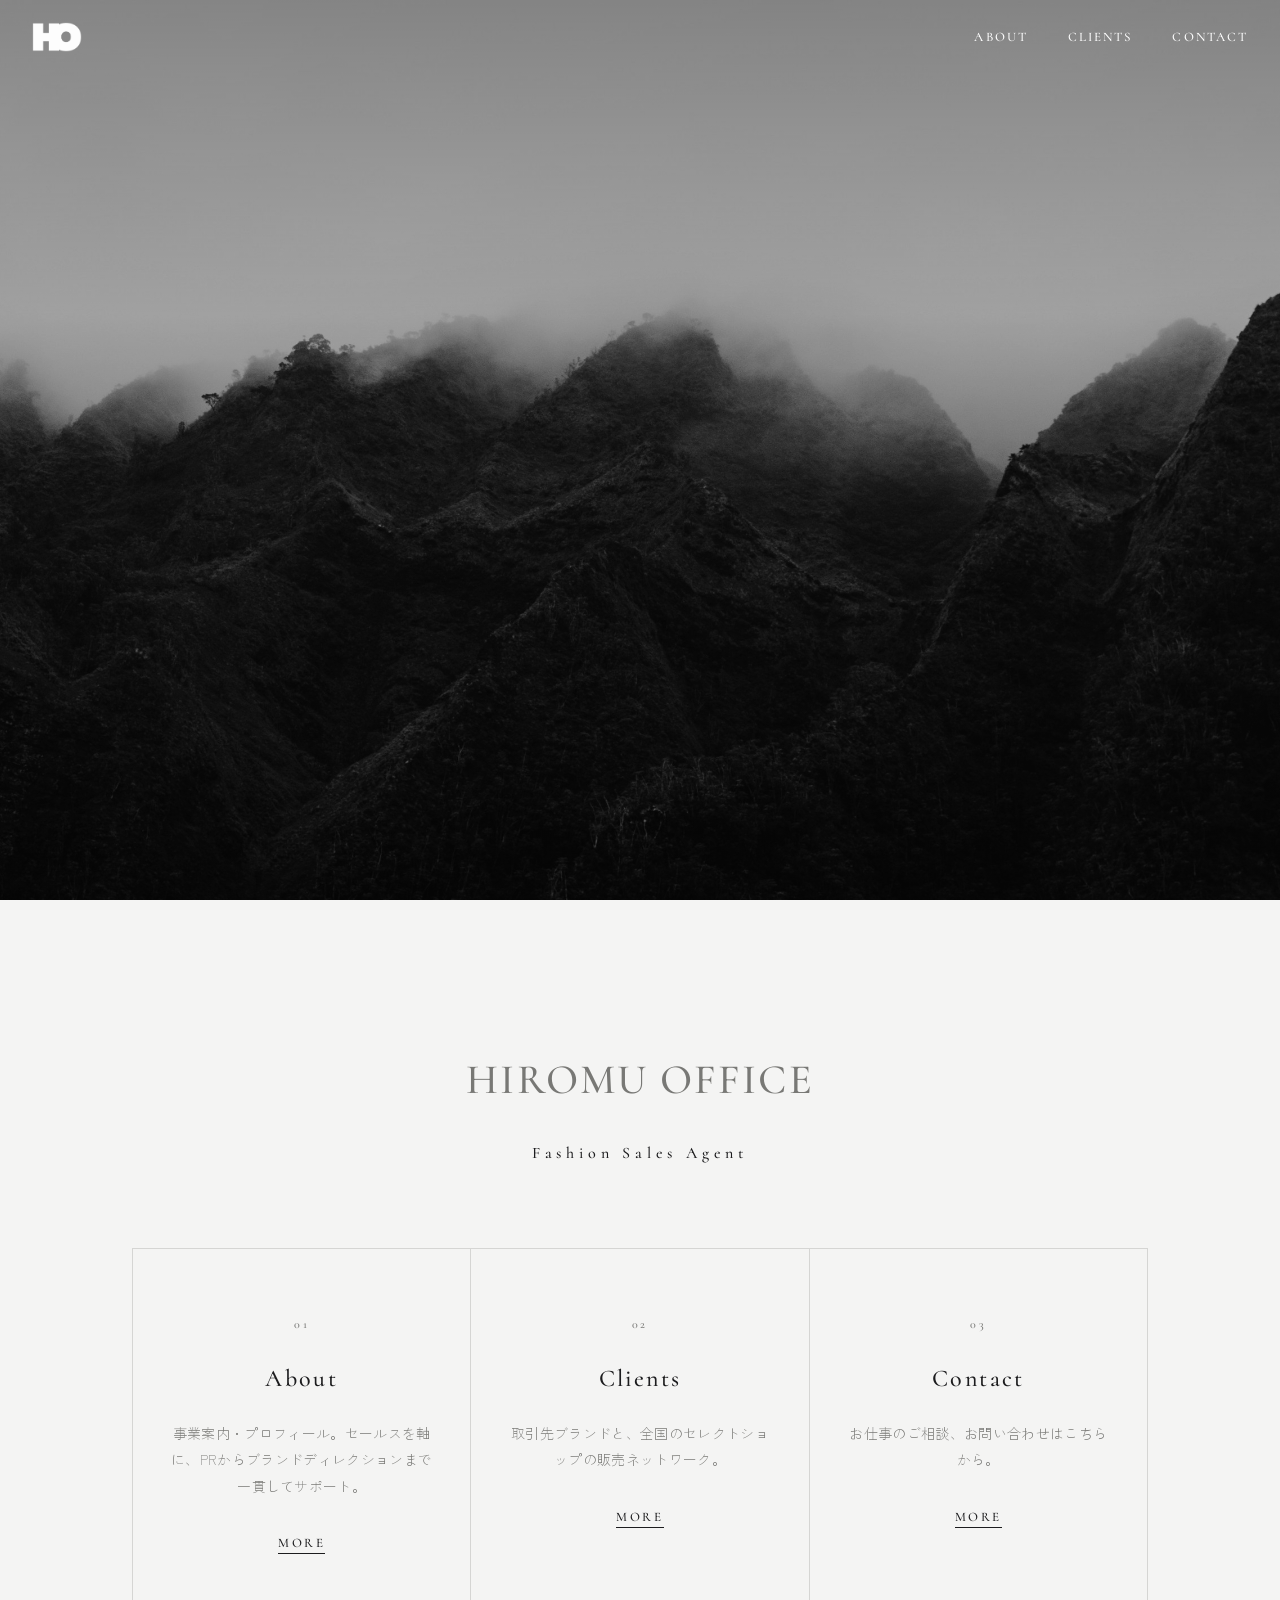
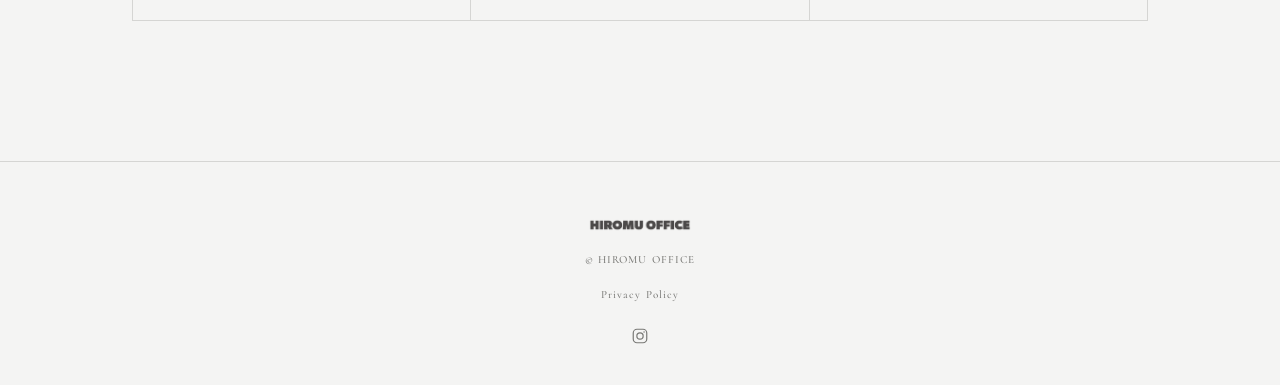
<file: index.html>
<!DOCTYPE html>
<html lang="ja">
<head>
<meta charset="UTF-8">
<meta name="viewport" content="width=device-width, initial-scale=1.0">
<title>HIROMU OFFICE | アパレル・アイウエア セールスエージェント</title>
<meta name="description" content="HIROMU OFFICEは、アパレル・アイウエア・服飾雑貨を中心に、ブランドと小売店をつなぐセールスエージェントです。セールス、PR、MD、マーケティング、ブランドディレクションまで一貫してサポートします。">
<meta name="google-site-verification" content="wn3hoaefkAEv6cgylCQyu5wdzU8vnl-O8CE9S8j11do" />
<link rel="stylesheet" href="css/style.css">
<!-- Google tag (gtag.js) -->
<script async src="https://www.googletagmanager.com/gtag/js?id=G-DC63N3SDMG"></script>
<script>
  window.dataLayer = window.dataLayer || [];
  function gtag(){dataLayer.push(arguments);}
  gtag('js', new Date());
  gtag('config', 'G-DC63N3SDMG');
</script>
</head>
<body class="has-photo-hero">

<header class="site-header">
  <a href="index.html" class="logo-mark"><img src="assets/header-logo.png" alt="HIROMU OFFICE"></a>
  <button class="nav-toggle" aria-label="メニュー">
    <span></span><span></span><span></span>
  </button>
  <ul class="nav-list">
    <li><a href="about.html">About</a></li>
    <li><a href="clients.html">Clients</a></li>
    <li><a href="contact.html">Contact</a></li>
  </ul>
</header>

<section class="top-hero">
  <div class="top-hero-photo">
    <img src="assets/hero-mountains.jpg" alt="HIROMU OFFICE">
  </div>
</section>

<section class="section-pad" id="explore">
  <div class="wrap">
    <div class="section-head">
      <span class="eyebrow eyebrow-large">HIROMU OFFICE</span>
      <h2 class="tagline tagline-small">Fashion Sales Agent</h2>
    </div>
    <div class="card-grid">
      <a class="nav-card" href="about.html">
        <span class="num">01</span>
        <h3>About</h3>
        <p>事業案内・プロフィール。セールスを軸に、PRからブランドディレクションまで一貫してサポート。</p>
        <span class="more">More</span>
      </a>
      <a class="nav-card" href="clients.html">
        <span class="num">02</span>
        <h3>Clients</h3>
        <p>取引先ブランドと、全国のセレクトショップの販売ネットワーク。</p>
        <span class="more">More</span>
      </a>
      <a class="nav-card" href="contact.html">
        <span class="num">03</span>
        <h3>Contact</h3>
        <p>お仕事のご相談、お問い合わせはこちらから。</p>
        <span class="more">More</span>
      </a>
    </div>
  </div>
</section>

<footer class="site-footer">
  <img src="assets/logo.png" alt="HIROMU OFFICE">
  <p class="copyright">&copy; HIROMU OFFICE</p>
  <a href="privacy.html" class="footer-link">Privacy Policy</a>
  <div class="social-links">
    <a href="https://www.instagram.com/hiromuoffice/" class="social-link" aria-label="Instagram" target="_blank" rel="noopener">
      <svg viewBox="0 0 24 24" width="18" height="18" fill="none" stroke="currentColor" stroke-width="1.6">
        <rect x="3" y="3" width="18" height="18" rx="5"/>
        <circle cx="12" cy="12" r="4.2"/>
        <circle cx="17.4" cy="6.6" r="1" fill="currentColor" stroke="none"/>
      </svg>
    </a>
  </div>
</footer>

<script src="js/main.js"></script>
</body>
</html>
</file>
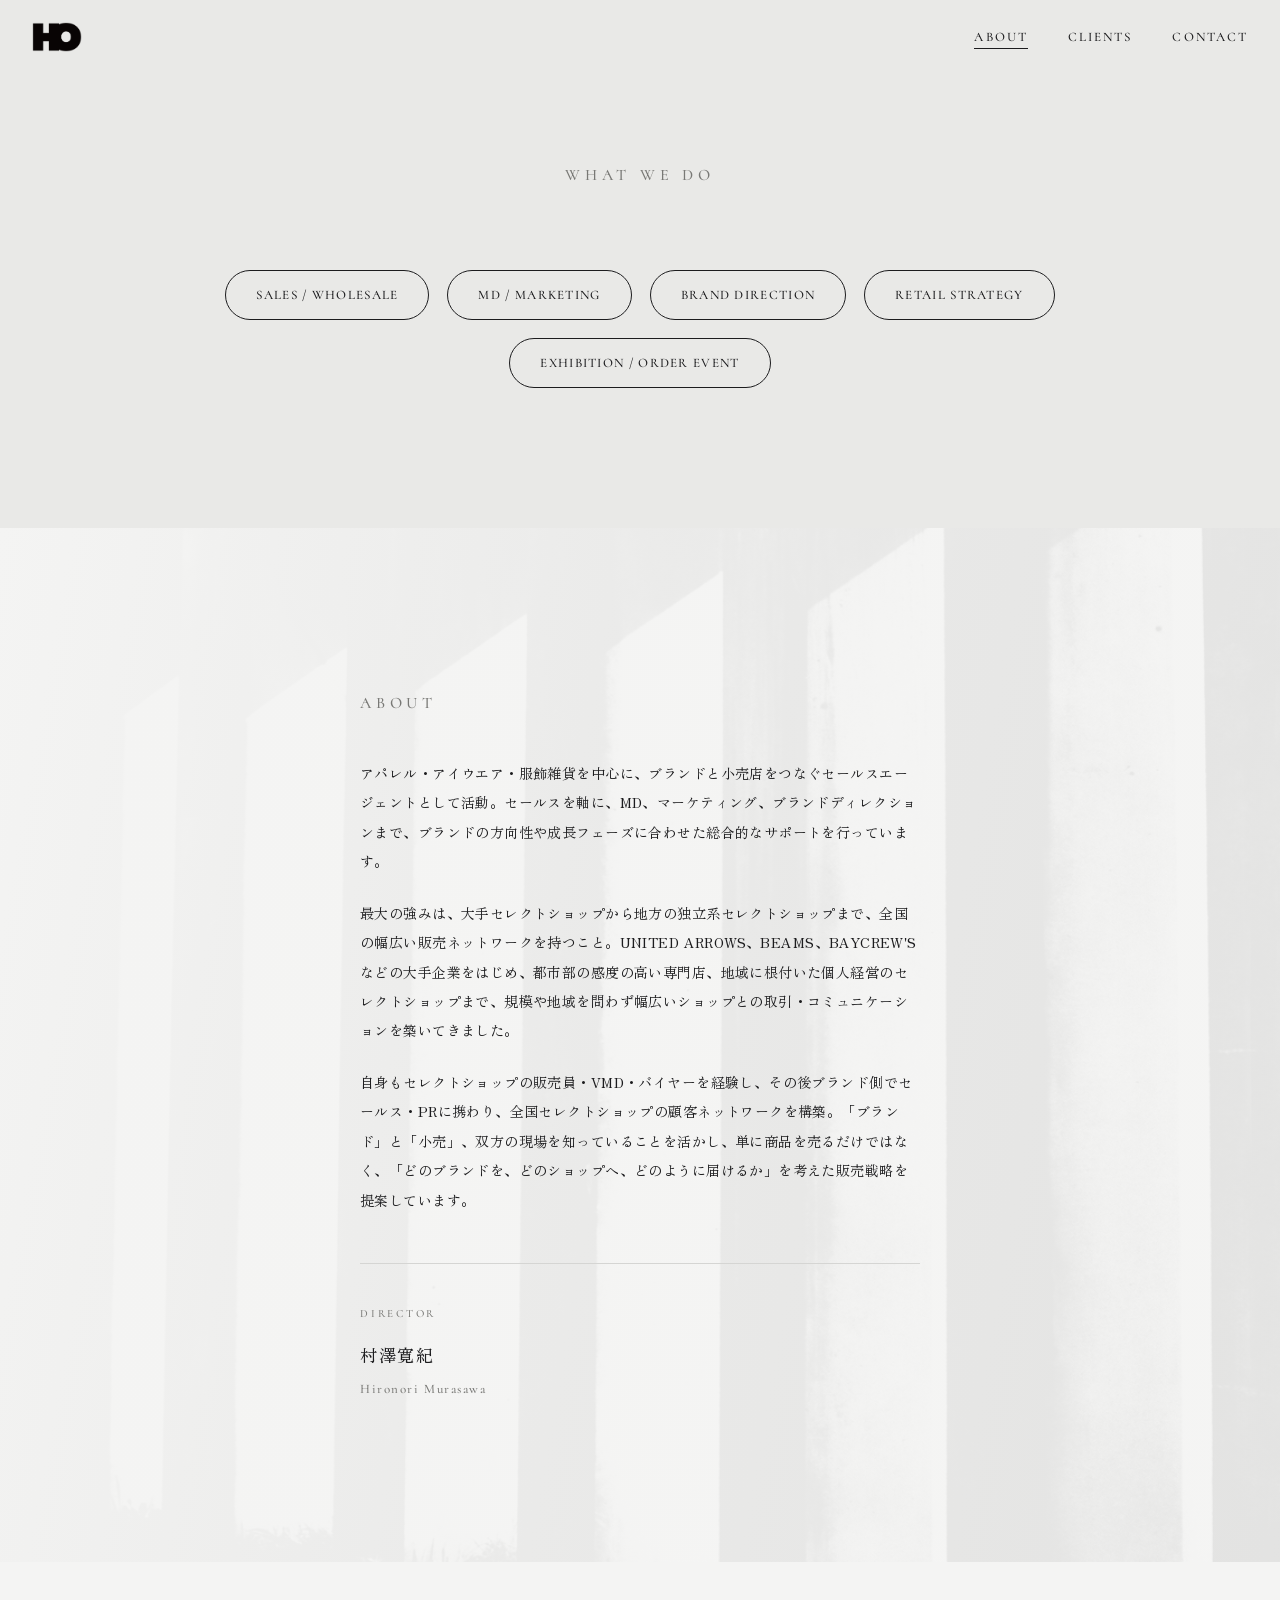
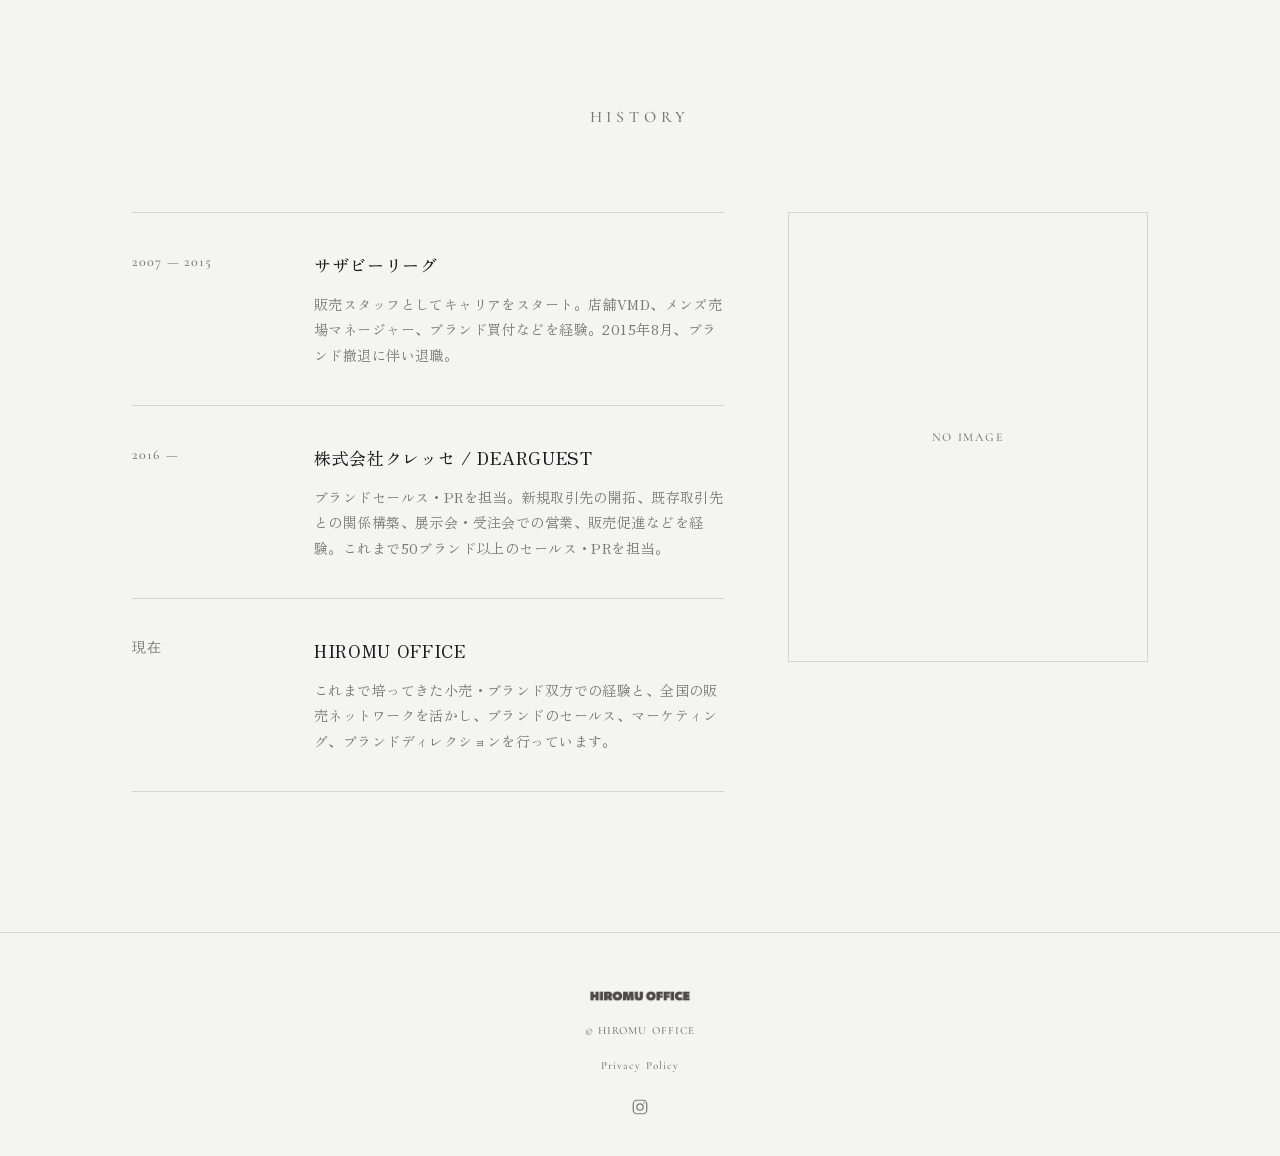
<file: about.html>
<!DOCTYPE html>
<html lang="ja">
<head>
<meta charset="UTF-8">
<meta name="viewport" content="width=device-width, initial-scale=1.0">
<title>About | HIROMU OFFICE</title>
<meta name="description" content="HIROMU OFFICEの事業案内・プロフィール。全国の販売ネットワークを活かし、セールス、MD、マーケティング、ブランドディレクションを行うセールスエージェントです。">
<link rel="stylesheet" href="css/style.css">
<!-- Google tag (gtag.js) -->
<script async src="https://www.googletagmanager.com/gtag/js?id=G-DC63N3SDMG"></script>
<script>
  window.dataLayer = window.dataLayer || [];
  function gtag(){dataLayer.push(arguments);}
  gtag('js', new Date());
  gtag('config', 'G-DC63N3SDMG');
</script>
</head>
<body>

<header class="site-header solid">
  <a href="index.html" class="logo-mark"><img src="assets/header-logo.png" alt="HIROMU OFFICE"></a>
  <button class="nav-toggle" aria-label="メニュー">
    <span></span><span></span><span></span>
  </button>
  <ul class="nav-list">
    <li><a href="about.html" class="active">About</a></li>
    <li><a href="clients.html">Clients</a></li>
    <li><a href="contact.html">Contact</a></li>
  </ul>
</header>

<section class="section-pad section-alt" style="padding-top:160px;">
  <div class="wrap">
    <div class="section-head">
      <span class="eyebrow">What We Do</span>
    </div>
    <div class="service-buttons">
      <button type="button" class="service-btn">
        <span class="btn-label">Sales / Wholesale</span>
        <span class="btn-tooltip">新規取引先の開拓から、既存取引先との関係構築まで。</span>
      </button>
      <button type="button" class="service-btn">
        <span class="btn-label">MD / Marketing</span>
        <span class="btn-tooltip">ブランドの方向性・成長フェーズに合わせたMD・マーケティング。</span>
      </button>
      <button type="button" class="service-btn">
        <span class="btn-label">Brand Direction</span>
        <span class="btn-tooltip">ブランドの世界観を理解した上でのディレクション。</span>
      </button>
      <button type="button" class="service-btn">
        <span class="btn-label">Retail Strategy</span>
        <span class="btn-tooltip">どのブランドを、どのショップへ、どう届けるかを考えた販売戦略。</span>
      </button>
      <button type="button" class="service-btn">
        <span class="btn-label">Exhibition / Order Event</span>
        <span class="btn-tooltip">展示会・受注会での営業。</span>
      </button>
    </div>
  </div>
</section>

<section class="photo-bg-section">
  <div class="photo-bg-media">
    <img src="assets/hero-columns.jpg" alt="HIROMU OFFICE">
  </div>
  <div class="wrap photo-bg-content">
    <div class="section-head">
      <span class="eyebrow">About</span>
    </div>

    <div class="lead director-intro">
      <p>アパレル・アイウエア・服飾雑貨を中心に、ブランドと小売店をつなぐセールスエージェントとして活動。セールスを軸に、MD、マーケティング、ブランドディレクションまで、ブランドの方向性や成長フェーズに合わせた総合的なサポートを行っています。</p>
      <p>最大の強みは、大手セレクトショップから地方の独立系セレクトショップまで、全国の幅広い販売ネットワークを持つこと。UNITED ARROWS、BEAMS、BAYCREW'Sなどの大手企業をはじめ、都市部の感度の高い専門店、地域に根付いた個人経営のセレクトショップまで、規模や地域を問わず幅広いショップとの取引・コミュニケーションを築いてきました。</p>
      <p>自身もセレクトショップの販売員・VMD・バイヤーを経験し、その後ブランド側でセールス・PRに携わり、全国セレクトショップの顧客ネットワークを構築。「ブランド」と「小売」、双方の現場を知っていることを活かし、単に商品を売るだけではなく、「どのブランドを、どのショップへ、どのように届けるか」を考えた販売戦略を提案しています。</p>
    </div>

    <div class="director-block">
      <div class="role">Director</div>
      <div class="name-jp director-intro">村澤寛紀</div>
      <div class="name-en">Hironori Murasawa</div>
    </div>
  </div>
</section>

<section class="section-pad">
  <div class="wrap">
    <div class="section-head">
      <span class="eyebrow">History</span>
    </div>
    <div class="split split-reverse">
    <div class="split-media no-image-media">
      <span>No Image</span>
    </div>
    <div class="split-body">
    <div class="timeline">
      <div class="timeline-item">
        <div class="year">2007 — 2015</div>
        <div>
          <div class="org">サザビーリーグ</div>
          <div class="desc">販売スタッフとしてキャリアをスタート。店舗VMD、メンズ売場マネージャー、ブランド買付などを経験。2015年8月、ブランド撤退に伴い退職。</div>
        </div>
      </div>
      <div class="timeline-item">
        <div class="year">2016 — </div>
        <div>
          <div class="org">株式会社クレッセ / DEARGUEST</div>
          <div class="desc">ブランドセールス・PRを担当。新規取引先の開拓、既存取引先との関係構築、展示会・受注会での営業、販売促進などを経験。これまで50ブランド以上のセールス・PRを担当。</div>
        </div>
      </div>
      <div class="timeline-item">
        <div class="year">現在</div>
        <div>
          <div class="org">HIROMU OFFICE</div>
          <div class="desc">これまで培ってきた小売・ブランド双方での経験と、全国の販売ネットワークを活かし、ブランドのセールス、マーケティング、ブランドディレクションを行っています。</div>
        </div>
      </div>
    </div>
    </div>
    </div>
  </div>
</section>

<footer class="site-footer">
  <img src="assets/logo.png" alt="HIROMU OFFICE">
  <p class="copyright">&copy; HIROMU OFFICE</p>
  <a href="privacy.html" class="footer-link">Privacy Policy</a>
  <div class="social-links">
    <a href="https://www.instagram.com/hiromuoffice/" class="social-link" aria-label="Instagram" target="_blank" rel="noopener">
      <svg viewBox="0 0 24 24" width="18" height="18" fill="none" stroke="currentColor" stroke-width="1.6">
        <rect x="3" y="3" width="18" height="18" rx="5"/>
        <circle cx="12" cy="12" r="4.2"/>
        <circle cx="17.4" cy="6.6" r="1" fill="currentColor" stroke="none"/>
      </svg>
    </a>
  </div>
</footer>

<script src="js/main.js"></script>
</body>
</html>
</file>
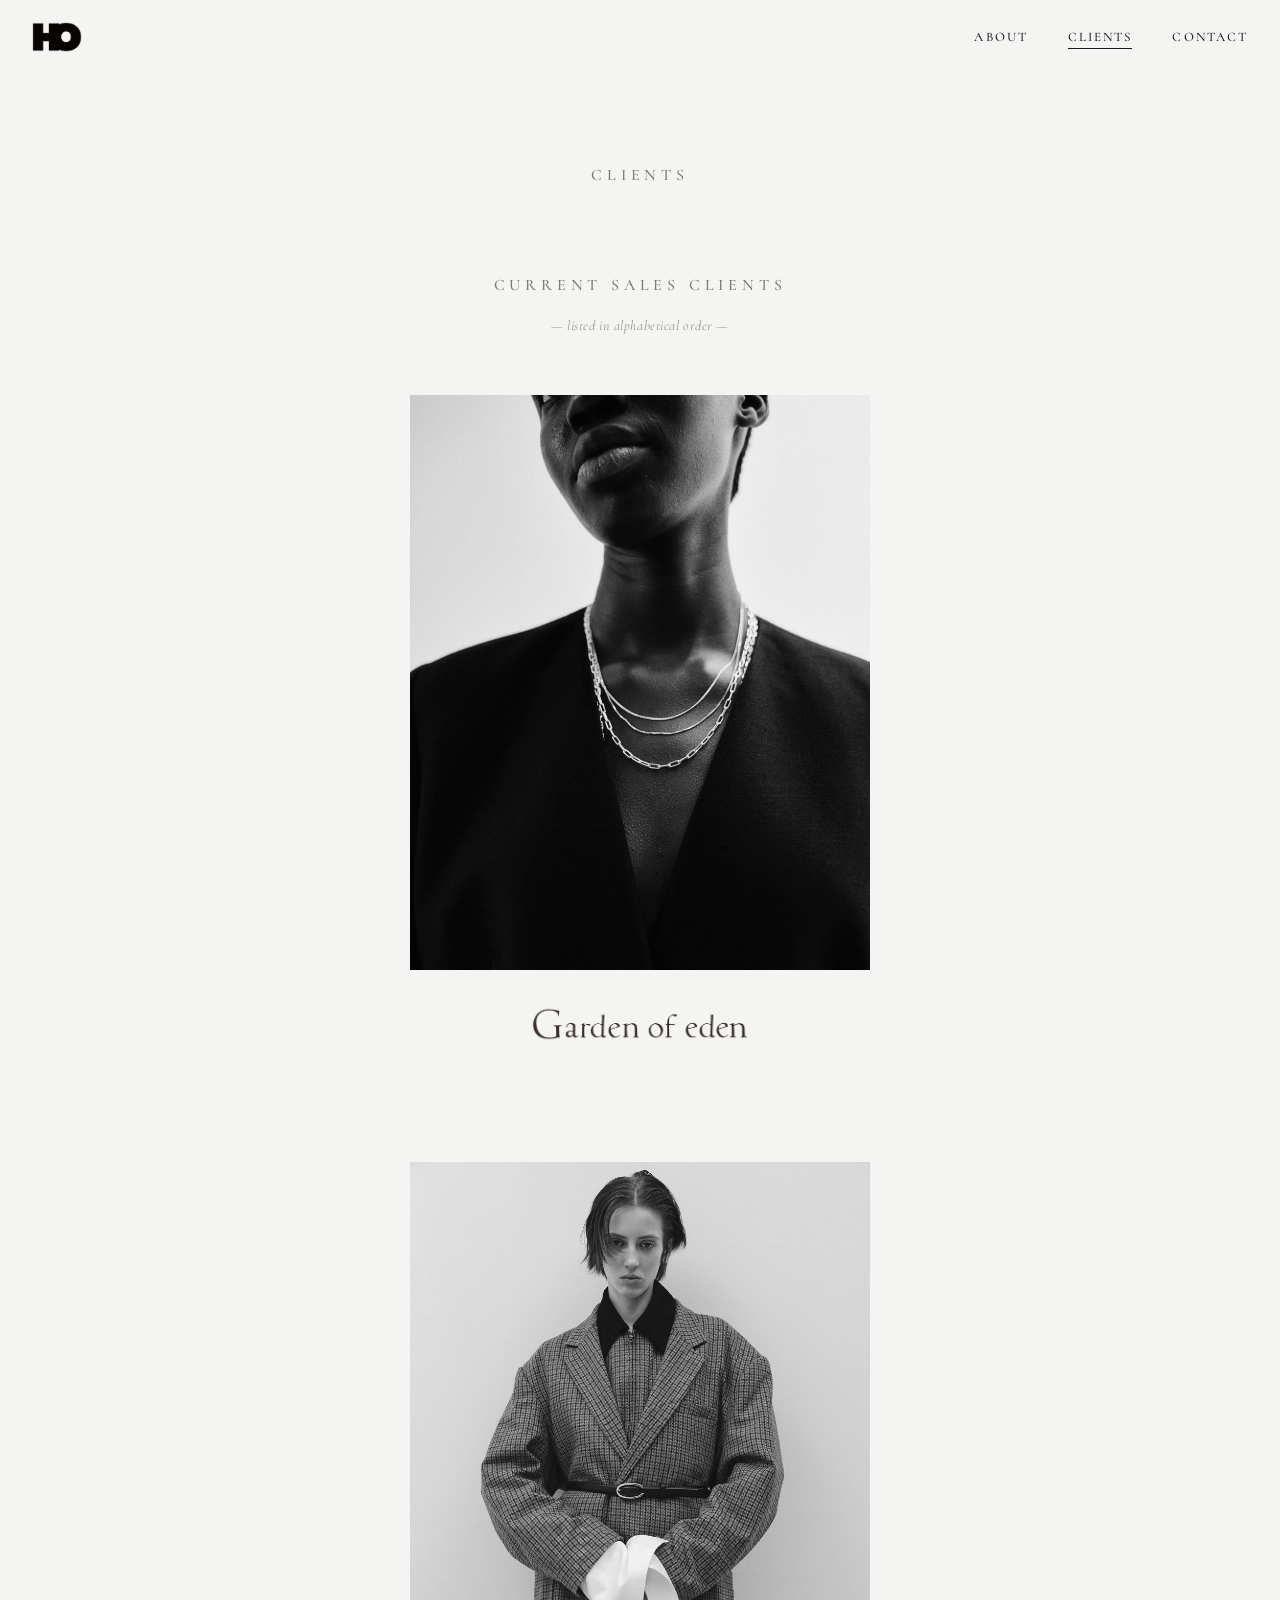
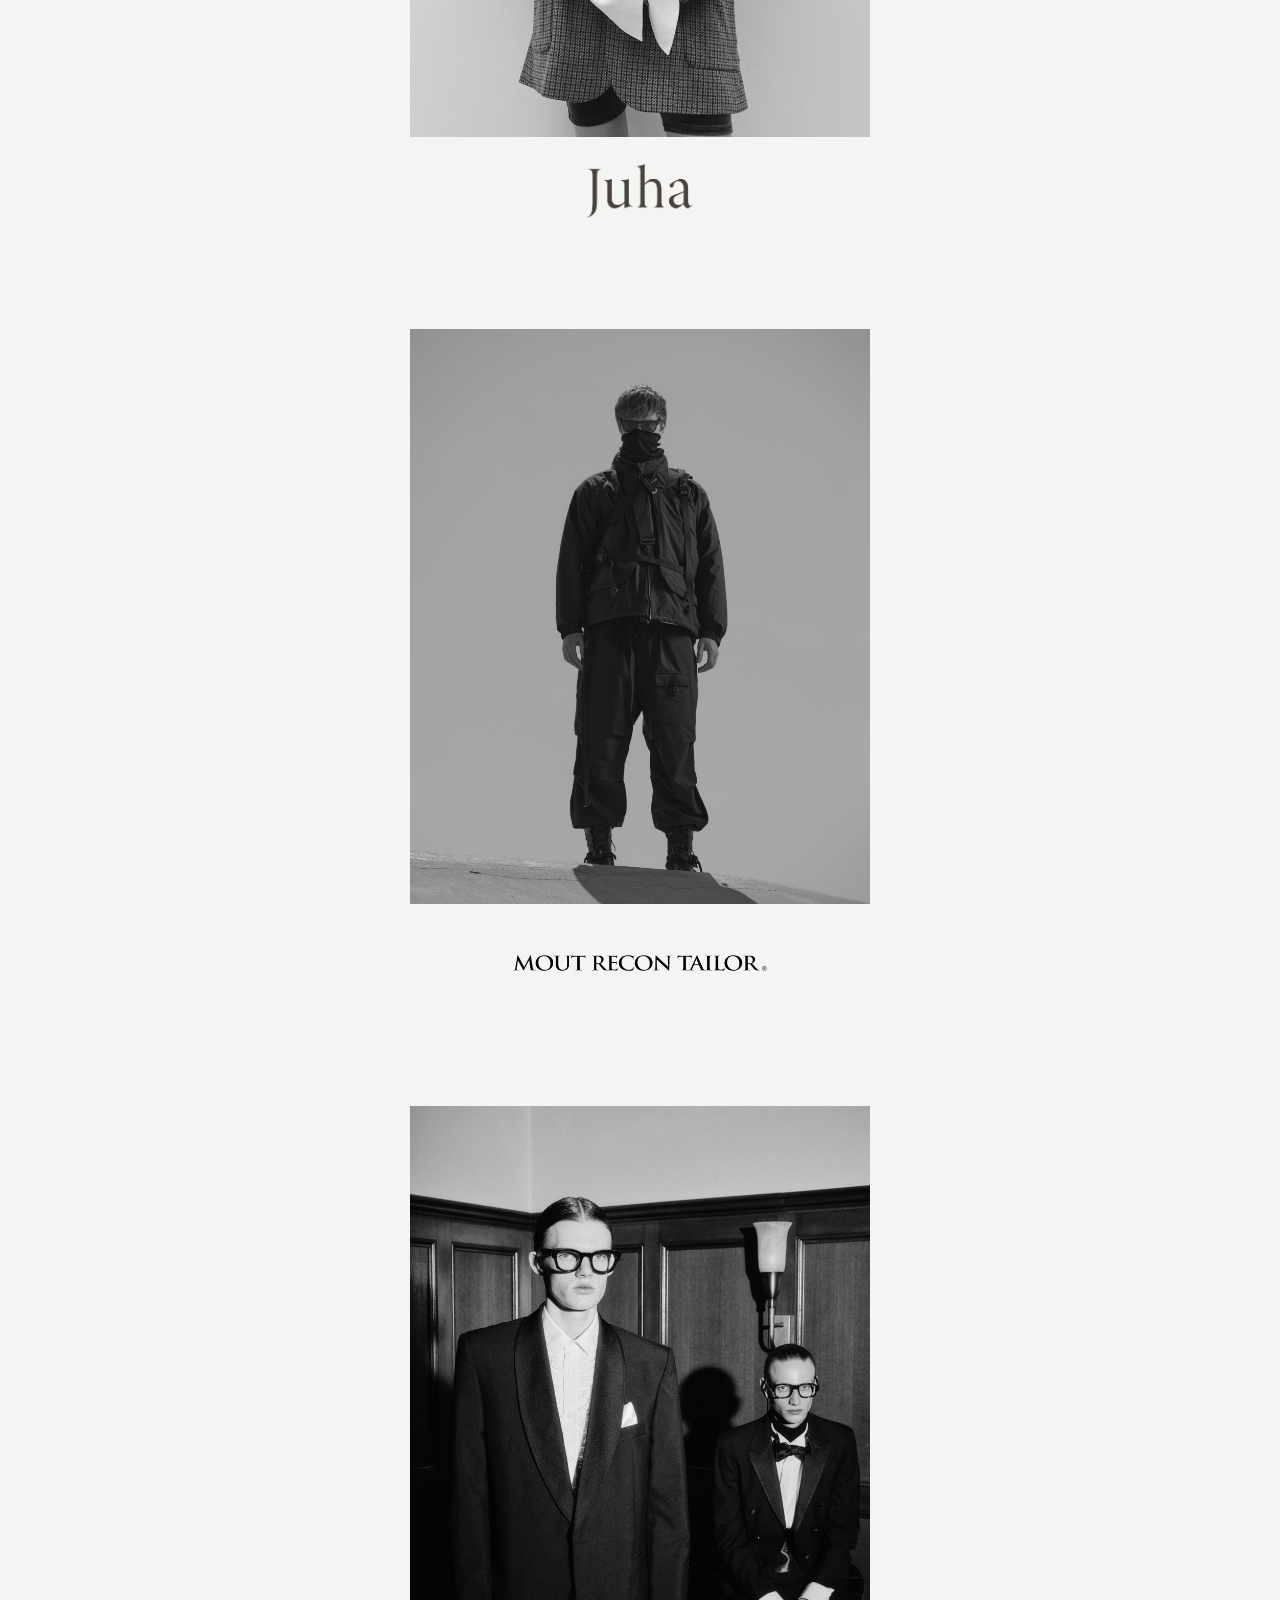
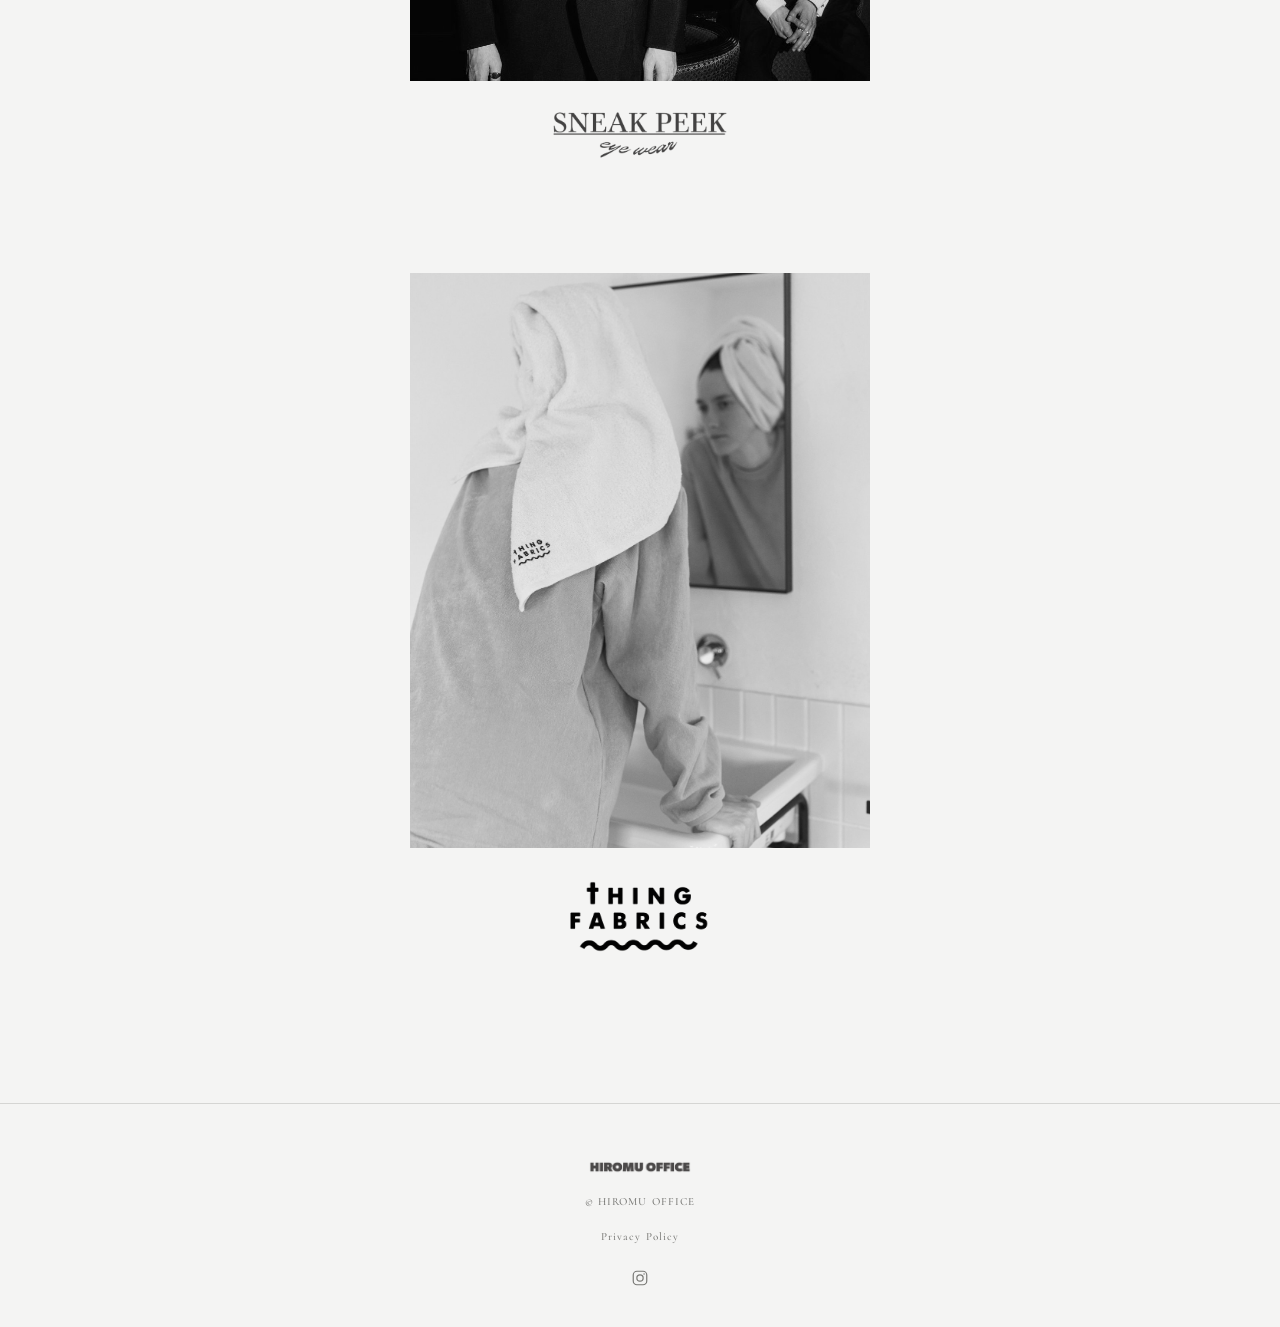
<file: clients.html>
<!DOCTYPE html>
<html lang="ja">
<head>
<meta charset="UTF-8">
<meta name="viewport" content="width=device-width, initial-scale=1.0">
<title>Clients | HIROMU OFFICE</title>
<meta name="description" content="HIROMU OFFICEの取引先ブランドと、全国のセレクトショップの販売ネットワークについてご紹介します。">
<link rel="stylesheet" href="css/style.css">
<!-- Google tag (gtag.js) -->
<script async src="https://www.googletagmanager.com/gtag/js?id=G-DC63N3SDMG"></script>
<script>
  window.dataLayer = window.dataLayer || [];
  function gtag(){dataLayer.push(arguments);}
  gtag('js', new Date());
  gtag('config', 'G-DC63N3SDMG');
</script>
</head>
<body>

<header class="site-header solid">
  <a href="index.html" class="logo-mark"><img src="assets/header-logo.png" alt="HIROMU OFFICE"></a>
  <button class="nav-toggle" aria-label="メニュー">
    <span></span><span></span><span></span>
  </button>
  <ul class="nav-list">
    <li><a href="about.html">About</a></li>
    <li><a href="clients.html" class="active">Clients</a></li>
    <li><a href="contact.html">Contact</a></li>
  </ul>
</header>

<section class="section-pad" style="padding-top:160px;">
  <div class="wrap">
    <div class="section-head">
      <span class="eyebrow">Clients</span>
    </div>

    <span class="eyebrow" style="display:block;text-align:center;margin-bottom:12px;">Current Sales Clients</span>
    <p class="alpha-note">— listed in alphabetical order —</p>
    <div class="client-grid">
      <a class="client-card" href="https://www.edendesign.co.jp" target="_blank" rel="noopener">
        <div class="client-photo"><img src="assets/clients/garden-of-eden.jpg" alt="Garden of Eden" loading="lazy"></div>
        <div class="client-logo-wrap"><img class="client-logo" src="assets/clients/logos/garden-of-eden-logo.png" alt="Garden of Eden"></div>
      </a>
      <a class="client-card" href="https://juha-tokyo.com" target="_blank" rel="noopener">
        <div class="client-photo"><img src="assets/clients/juha.jpg" alt="JUHA" loading="lazy"></div>
        <div class="client-logo-wrap"><img class="client-logo" src="assets/clients/logos/juha-logo.png" alt="Juha"></div>
      </a>
      <a class="client-card" href="https://moutrecontailor.com" target="_blank" rel="noopener">
        <div class="client-photo"><img src="assets/clients/mout-recon-tailor.jpg" alt="MOUT RECON TAILOR" loading="lazy"></div>
        <div class="client-logo-wrap client-logo-wrap-mout"><img class="client-logo" src="assets/clients/logos/mout-recon-tailor-logo.png" alt="MOUT RECON TAILOR"></div>
      </a>
      <a class="client-card" href="https://www.instagram.com/sneak_peek_eyewear/" target="_blank" rel="noopener">
        <div class="client-photo"><img src="assets/clients/sneak-peek.jpg" alt="SNEAK PEEK" loading="lazy"></div>
        <div class="client-logo-wrap"><img class="client-logo" src="assets/clients/logos/sneak-peek-logo.png" alt="SNEAK PEEK"></div>
      </a>
      <a class="client-card" href="https://thingfabrics.shop/" target="_blank" rel="noopener">
        <div class="client-photo"><img src="assets/clients/thing-fabrics.jpg" alt="THING FABRICS" loading="lazy"></div>
        <div class="client-logo-wrap client-logo-wrap-boost"><img class="client-logo" src="assets/clients/logos/thing-fabrics-logo.png" alt="THING FABRICS"></div>
      </a>
    </div>
  </div>
</section>

<footer class="site-footer">
  <img src="assets/logo.png" alt="HIROMU OFFICE">
  <p class="copyright">&copy; HIROMU OFFICE</p>
  <a href="privacy.html" class="footer-link">Privacy Policy</a>
  <div class="social-links">
    <a href="https://www.instagram.com/hiromuoffice/" class="social-link" aria-label="Instagram" target="_blank" rel="noopener">
      <svg viewBox="0 0 24 24" width="18" height="18" fill="none" stroke="currentColor" stroke-width="1.6">
        <rect x="3" y="3" width="18" height="18" rx="5"/>
        <circle cx="12" cy="12" r="4.2"/>
        <circle cx="17.4" cy="6.6" r="1" fill="currentColor" stroke="none"/>
      </svg>
    </a>
  </div>
</footer>

<script src="js/main.js"></script>
</body>
</html>
</file>
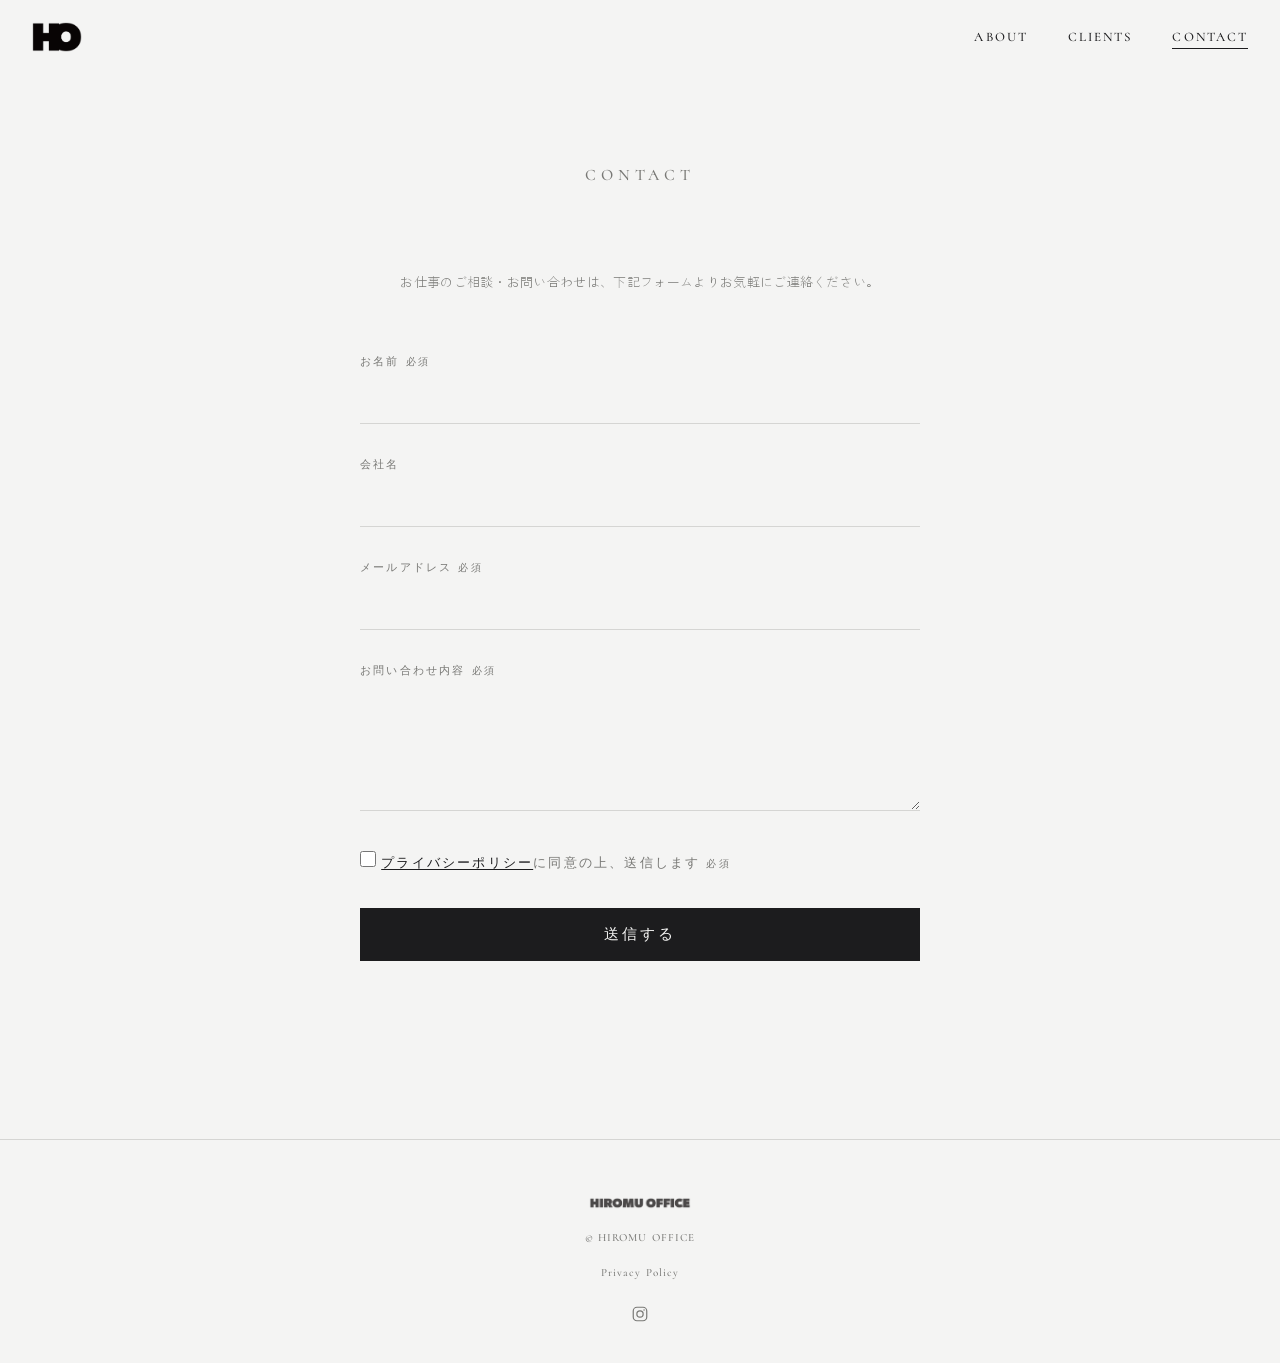
<file: contact.html>
<!DOCTYPE html>
<html lang="ja">
<head>
<meta charset="UTF-8">
<meta name="viewport" content="width=device-width, initial-scale=1.0">
<title>Contact | HIROMU OFFICE</title>
<meta name="description" content="HIROMU OFFICEへのお問い合わせはこちらのフォームからお願いいたします。">
<link rel="stylesheet" href="css/style.css">
<!-- Google tag (gtag.js) -->
<script async src="https://www.googletagmanager.com/gtag/js?id=G-DC63N3SDMG"></script>
<script>
  window.dataLayer = window.dataLayer || [];
  function gtag(){dataLayer.push(arguments);}
  gtag('js', new Date());
  gtag('config', 'G-DC63N3SDMG');
</script>
</head>
<body>

<header class="site-header solid">
  <a href="index.html" class="logo-mark"><img src="assets/header-logo.png" alt="HIROMU OFFICE"></a>
  <button class="nav-toggle" aria-label="メニュー">
    <span></span><span></span><span></span>
  </button>
  <ul class="nav-list">
    <li><a href="about.html">About</a></li>
    <li><a href="clients.html">Clients</a></li>
    <li><a href="contact.html" class="active">Contact</a></li>
  </ul>
</header>

<section class="section-pad" style="padding-top:160px;">
  <div class="wrap">
    <div class="section-head">
      <span class="eyebrow">Contact</span>
    </div>

    <p class="contact-note">
      お仕事のご相談・お問い合わせは、下記フォームよりお気軽にご連絡ください。
    </p>

    <!--
      Web3Forms (https://web3forms.com) でフォーム送信を処理しています。
    -->
    <form class="contact-form" id="contact-form">
      <input type="hidden" name="access_key" value="e79f941a-05cc-40e0-9c52-a6a92937ce9a">
      <input type="hidden" name="subject" value="HIROMU OFFICE サイトからのお問い合わせ">
      <input type="checkbox" name="botcheck" style="display:none" tabindex="-1" autocomplete="off">

      <div class="field">
        <label for="name">お名前<span class="req">必須</span></label>
        <input type="text" id="name" name="name" required>
      </div>
      <div class="field">
        <label for="company">会社名</label>
        <input type="text" id="company" name="company">
      </div>
      <div class="field">
        <label for="email">メールアドレス<span class="req">必須</span></label>
        <input type="email" id="email" name="email" required>
      </div>
      <div class="field">
        <label for="message">お問い合わせ内容<span class="req">必須</span></label>
        <textarea id="message" name="message" required></textarea>
      </div>

      <div class="field field-consent">
        <label class="consent-label">
          <input type="checkbox" id="consent" name="consent" required>
          <span><a href="privacy.html" target="_blank" rel="noopener">プライバシーポリシー</a>に同意の上、送信します<span class="req">必須</span></span>
        </label>
      </div>

      <button type="submit" class="submit-btn">送信する</button>
      <p class="form-status" id="form-status" role="status" aria-live="polite"></p>
    </form>
  </div>
</section>

<footer class="site-footer">
  <img src="assets/logo.png" alt="HIROMU OFFICE">
  <p class="copyright">&copy; HIROMU OFFICE</p>
  <a href="privacy.html" class="footer-link">Privacy Policy</a>
  <div class="social-links">
    <a href="https://www.instagram.com/hiromuoffice/" class="social-link" aria-label="Instagram" target="_blank" rel="noopener">
      <svg viewBox="0 0 24 24" width="18" height="18" fill="none" stroke="currentColor" stroke-width="1.6">
        <rect x="3" y="3" width="18" height="18" rx="5"/>
        <circle cx="12" cy="12" r="4.2"/>
        <circle cx="17.4" cy="6.6" r="1" fill="currentColor" stroke="none"/>
      </svg>
    </a>
  </div>
</footer>

<script src="js/main.js"></script>
<script src="js/contact.js"></script>
</body>
</html>
</file>
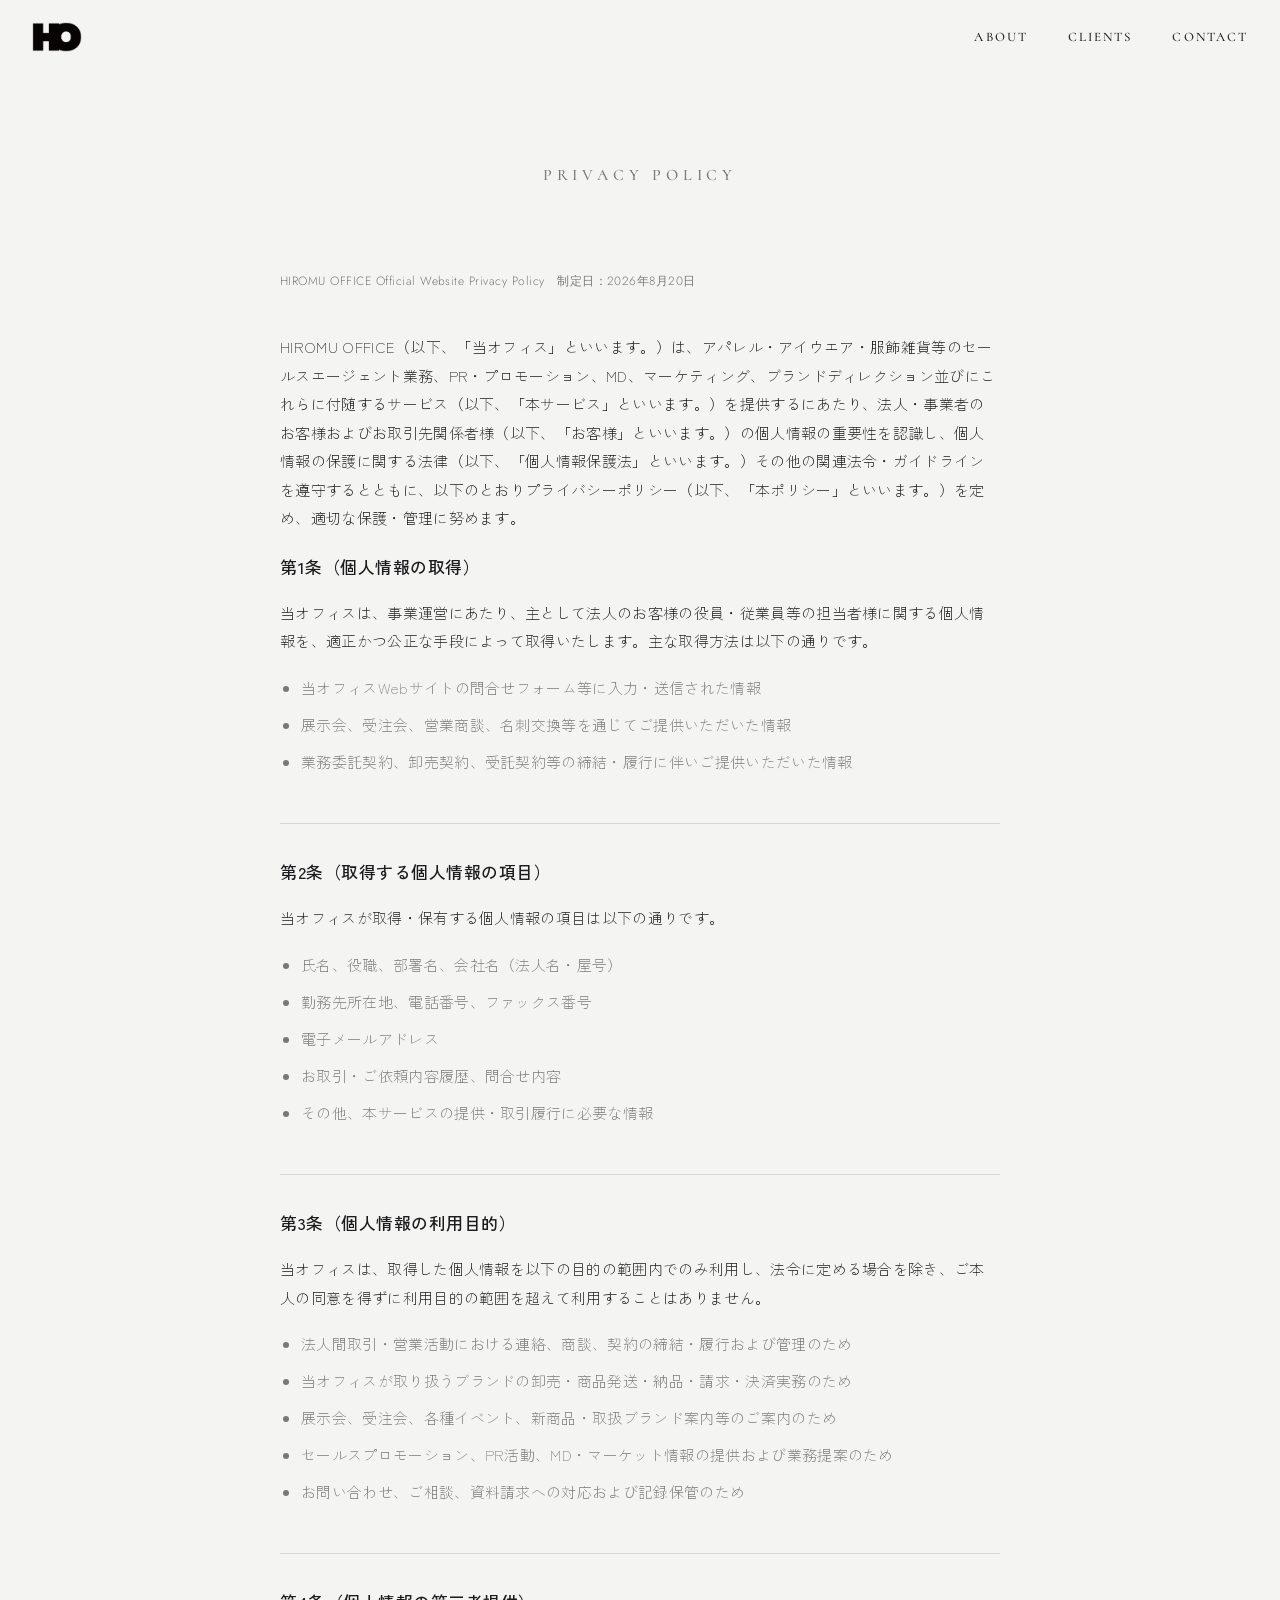
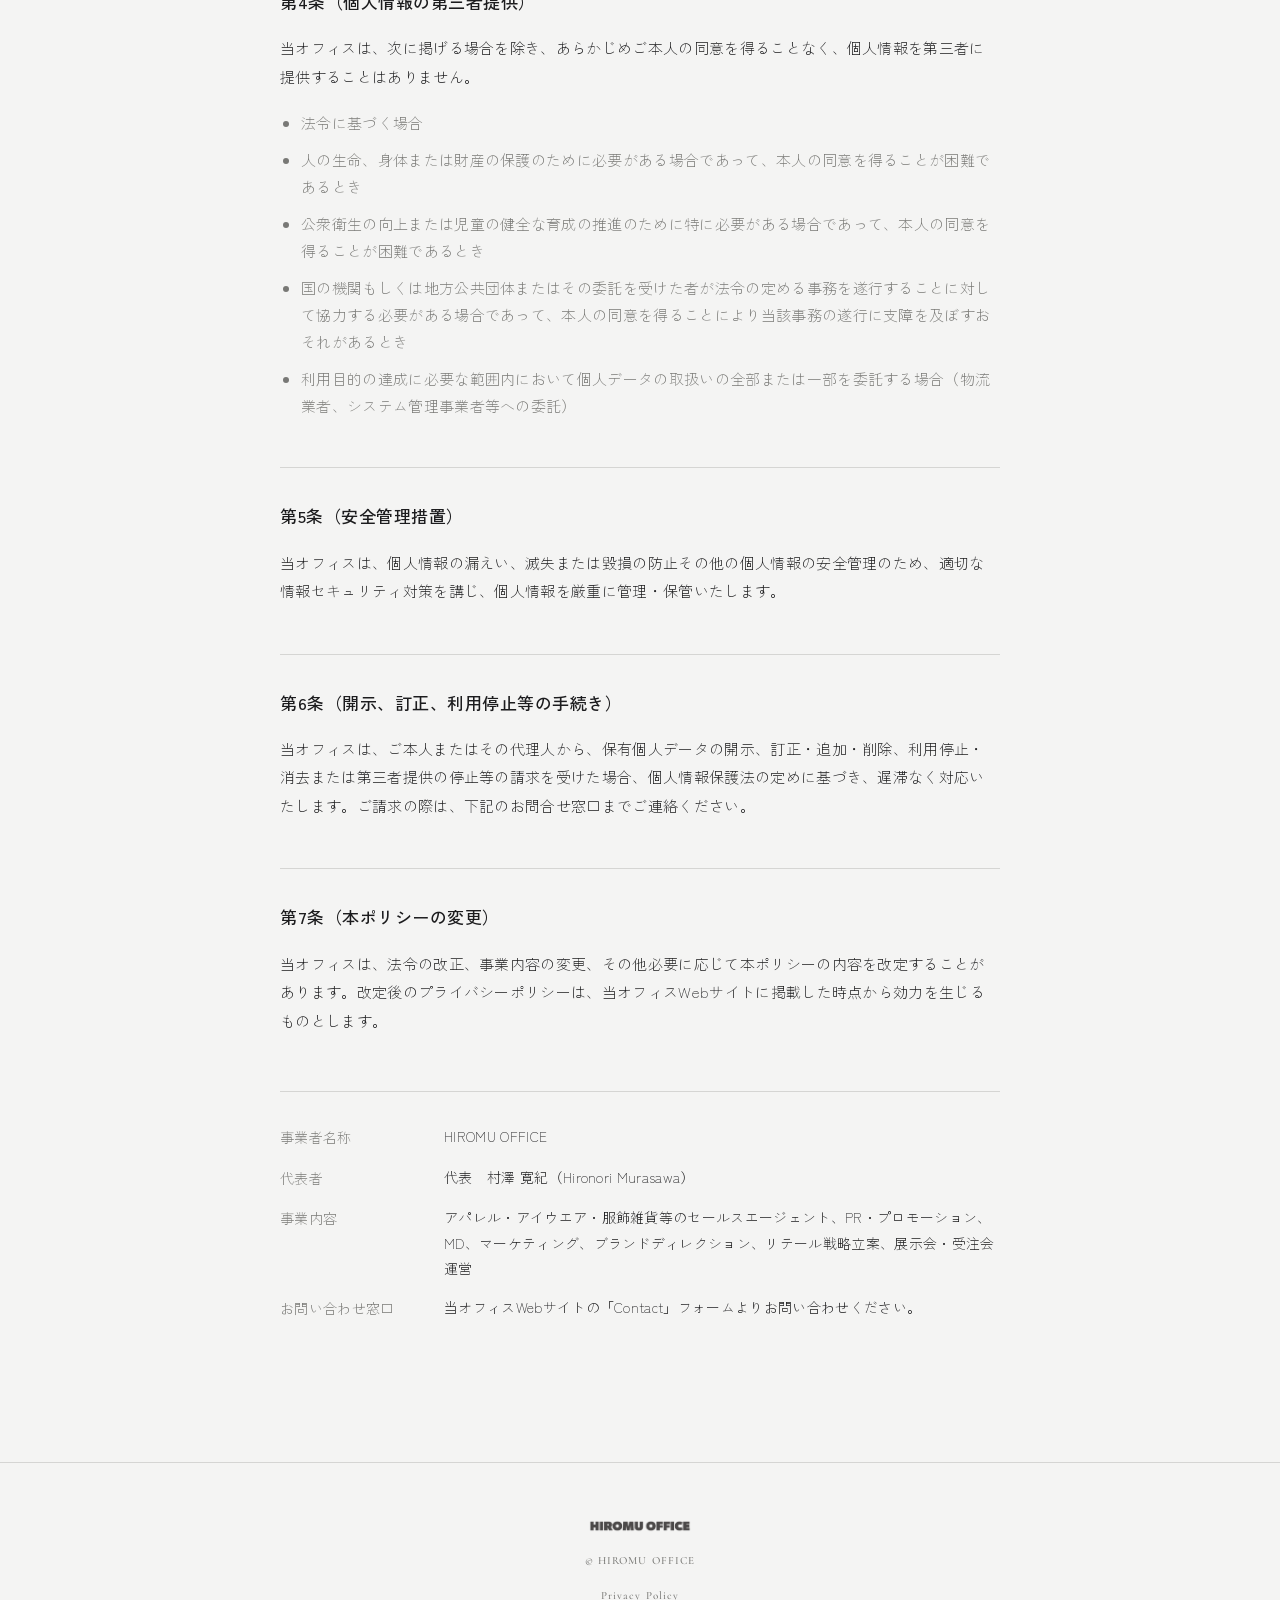
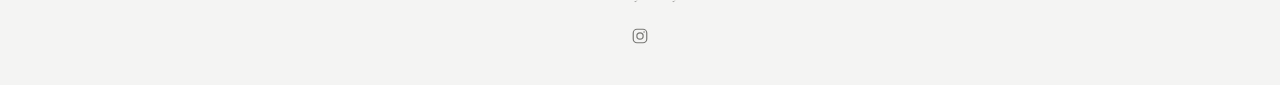
<file: privacy.html>
<!DOCTYPE html>
<html lang="ja">
<head>
<meta charset="UTF-8">
<meta name="viewport" content="width=device-width, initial-scale=1.0">
<title>Privacy Policy | HIROMU OFFICE</title>
<meta name="description" content="HIROMU OFFICEのプライバシーポリシー（個人情報保護方針）。個人情報の取得・利用目的・第三者提供・安全管理措置などについてご案内します。">
<link rel="stylesheet" href="css/style.css">
<!-- Google tag (gtag.js) -->
<script async src="https://www.googletagmanager.com/gtag/js?id=G-DC63N3SDMG"></script>
<script>
  window.dataLayer = window.dataLayer || [];
  function gtag(){dataLayer.push(arguments);}
  gtag('js', new Date());
  gtag('config', 'G-DC63N3SDMG');
</script>
</head>
<body>

<header class="site-header solid">
  <a href="index.html" class="logo-mark"><img src="assets/header-logo.png" alt="HIROMU OFFICE"></a>
  <button class="nav-toggle" aria-label="メニュー">
    <span></span><span></span><span></span>
  </button>
  <ul class="nav-list">
    <li><a href="about.html">About</a></li>
    <li><a href="clients.html">Clients</a></li>
    <li><a href="contact.html">Contact</a></li>
  </ul>
</header>

<section class="section-pad" style="padding-top:160px;">
  <div class="wrap">
    <div class="section-head">
      <span class="eyebrow">Privacy Policy</span>
    </div>

    <div class="legal">
      <p class="meta">HIROMU OFFICE Official Website Privacy Policy　制定日：2026年8月20日</p>

      <p>HIROMU OFFICE（以下、「当オフィス」といいます。）は、アパレル・アイウエア・服飾雑貨等のセールスエージェント業務、PR・プロモーション、MD、マーケティング、ブランドディレクション並びにこれらに付随するサービス（以下、「本サービス」といいます。）を提供するにあたり、法人・事業者のお客様およびお取引先関係者様（以下、「お客様」といいます。）の個人情報の重要性を認識し、個人情報の保護に関する法律（以下、「個人情報保護法」といいます。）その他の関連法令・ガイドラインを遵守するとともに、以下のとおりプライバシーポリシー（以下、「本ポリシー」といいます。）を定め、適切な保護・管理に努めます。</p>

      <h2 class="article-title">第1条（個人情報の取得）</h2>
      <p>当オフィスは、事業運営にあたり、主として法人のお客様の役員・従業員等の担当者様に関する個人情報を、適正かつ公正な手段によって取得いたします。主な取得方法は以下の通りです。</p>
      <ul>
        <li>当オフィスWebサイトの問合せフォーム等に入力・送信された情報</li>
        <li>展示会、受注会、営業商談、名刺交換等を通じてご提供いただいた情報</li>
        <li>業務委託契約、卸売契約、受託契約等の締結・履行に伴いご提供いただいた情報</li>
      </ul>

      <h2 class="article-title">第2条（取得する個人情報の項目）</h2>
      <p>当オフィスが取得・保有する個人情報の項目は以下の通りです。</p>
      <ul>
        <li>氏名、役職、部署名、会社名（法人名・屋号）</li>
        <li>勤務先所在地、電話番号、ファックス番号</li>
        <li>電子メールアドレス</li>
        <li>お取引・ご依頼内容履歴、問合せ内容</li>
        <li>その他、本サービスの提供・取引履行に必要な情報</li>
      </ul>

      <h2 class="article-title">第3条（個人情報の利用目的）</h2>
      <p>当オフィスは、取得した個人情報を以下の目的の範囲内でのみ利用し、法令に定める場合を除き、ご本人の同意を得ずに利用目的の範囲を超えて利用することはありません。</p>
      <ul>
        <li>法人間取引・営業活動における連絡、商談、契約の締結・履行および管理のため</li>
        <li>当オフィスが取り扱うブランドの卸売・商品発送・納品・請求・決済実務のため</li>
        <li>展示会、受注会、各種イベント、新商品・取扱ブランド案内等のご案内のため</li>
        <li>セールスプロモーション、PR活動、MD・マーケット情報の提供および業務提案のため</li>
        <li>お問い合わせ、ご相談、資料請求への対応および記録保管のため</li>
      </ul>

      <h2 class="article-title">第4条（個人情報の第三者提供）</h2>
      <p>当オフィスは、次に掲げる場合を除き、あらかじめご本人の同意を得ることなく、個人情報を第三者に提供することはありません。</p>
      <ul>
        <li>法令に基づく場合</li>
        <li>人の生命、身体または財産の保護のために必要がある場合であって、本人の同意を得ることが困難であるとき</li>
        <li>公衆衛生の向上または児童の健全な育成の推進のために特に必要がある場合であって、本人の同意を得ることが困難であるとき</li>
        <li>国の機関もしくは地方公共団体またはその委託を受けた者が法令の定める事務を遂行することに対して協力する必要がある場合であって、本人の同意を得ることにより当該事務の遂行に支障を及ぼすおそれがあるとき</li>
        <li>利用目的の達成に必要な範囲内において個人データの取扱いの全部または一部を委託する場合（物流業者、システム管理事業者等への委託）</li>
      </ul>

      <h2 class="article-title">第5条（安全管理措置）</h2>
      <p>当オフィスは、個人情報の漏えい、滅失または毀損の防止その他の個人情報の安全管理のため、適切な情報セキュリティ対策を講じ、個人情報を厳重に管理・保管いたします。</p>

      <h2 class="article-title">第6条（開示、訂正、利用停止等の手続き）</h2>
      <p>当オフィスは、ご本人またはその代理人から、保有個人データの開示、訂正・追加・削除、利用停止・消去または第三者提供の停止等の請求を受けた場合、個人情報保護法の定めに基づき、遅滞なく対応いたします。ご請求の際は、下記のお問合せ窓口までご連絡ください。</p>

      <h2 class="article-title">第7条（本ポリシーの変更）</h2>
      <p>当オフィスは、法令の改正、事業内容の変更、その他必要に応じて本ポリシーの内容を改定することがあります。改定後のプライバシーポリシーは、当オフィスWebサイトに掲載した時点から効力を生じるものとします。</p>

      <dl class="legal-table">
        <dt>事業者名称</dt>
        <dd>HIROMU OFFICE</dd>
        <dt>代表者</dt>
        <dd>代表　村澤 寛紀（Hironori Murasawa）</dd>
        <dt>事業内容</dt>
        <dd>アパレル・アイウエア・服飾雑貨等のセールスエージェント、PR・プロモーション、MD、マーケティング、ブランドディレクション、リテール戦略立案、展示会・受注会運営</dd>
        <dt>お問い合わせ窓口</dt>
        <dd>当オフィスWebサイトの「Contact」フォームよりお問い合わせください。</dd>
      </dl>
    </div>
  </div>
</section>

<footer class="site-footer">
  <img src="assets/logo.png" alt="HIROMU OFFICE">
  <p class="copyright">&copy; HIROMU OFFICE</p>
  <a href="privacy.html" class="footer-link">Privacy Policy</a>
  <div class="social-links">
    <a href="https://www.instagram.com/hiromuoffice/" class="social-link" aria-label="Instagram" target="_blank" rel="noopener">
      <svg viewBox="0 0 24 24" width="18" height="18" fill="none" stroke="currentColor" stroke-width="1.6">
        <rect x="3" y="3" width="18" height="18" rx="5"/>
        <circle cx="12" cy="12" r="4.2"/>
        <circle cx="17.4" cy="6.6" r="1" fill="currentColor" stroke="none"/>
      </svg>
    </a>
  </div>
</footer>

<script src="js/main.js"></script>
</body>
</html>
</file>
<file: css/style.css>
@import url('https://fonts.googleapis.com/css2?family=Cormorant:wght@400;500&family=Fraunces:opsz,wght@9..144,500;9..144,600;9..144,700&family=Jost:wght@300;400;500;700&family=Zen+Kaku+Gothic+New:wght@300;400;500;700&family=Zen+Old+Mincho:wght@400;500&display=swap');

:root {
  --ink: #1c1c1e;
  --paper: #f4f4f3;
  --line: #d5d5d3;
  --muted: #787875;
  --accent: #1c1c1e;
  --max: 1080px;
}

* { box-sizing: border-box; margin: 0; padding: 0; }

html { scroll-behavior: smooth; }

body {
  font-family: 'Zen Kaku Gothic New', -apple-system, BlinkMacSystemFont, 'Hiragino Sans', 'Yu Gothic', sans-serif;
  font-weight: 300;
  color: var(--ink);
  background: var(--paper);
  line-height: 1.9;
  letter-spacing: 0.02em;
  -webkit-font-smoothing: antialiased;
}

a { color: inherit; text-decoration: none; }

img { max-width: 100%; display: block; }

.wrap {
  max-width: var(--max);
  margin: 0 auto;
  padding: 0 32px;
}

/* Header */
.site-header {
  position: fixed;
  top: 0; left: 0; right: 0;
  z-index: 100;
  display: flex;
  align-items: center;
  justify-content: space-between;
  padding: 22px 32px;
  mix-blend-mode: normal;
  transition: background 0.3s ease, box-shadow 0.3s ease;
}

.site-header.solid {
  background: rgba(250, 250, 248, 0.92);
  backdrop-filter: blur(6px);
  box-shadow: 0 1px 0 var(--line);
}

.logo-mark img { height: 30px; width: auto; }

.nav-list {
  display: flex;
  gap: 40px;
  list-style: none;
  font-family: 'Cormorant', serif;
  font-weight: 500;
  font-size: 13px;
  letter-spacing: 0.16em;
  text-transform: uppercase;
}

.nav-list a {
  position: relative;
  padding-bottom: 4px;
}

.nav-list a::after {
  content: '';
  position: absolute;
  left: 0; right: 0; bottom: 0;
  height: 1px;
  background: var(--ink);
  transform: scaleX(0);
  transform-origin: right;
  transition: transform 0.3s ease;
}

.nav-list a:hover::after,
.nav-list a.active::after {
  transform: scaleX(1);
  transform-origin: left;
}

.nav-toggle {
  display: none;
  flex-direction: column;
  gap: 5px;
  background: none;
  border: none;
  cursor: pointer;
  z-index: 200;
}

.nav-toggle span {
  width: 24px;
  height: 1px;
  background: var(--ink);
  display: block;
}

/* TOP page: full-bleed photo hero */
.top-hero {
  position: relative;
  height: 100svh;
  overflow: hidden;
}

.top-hero-photo {
  position: absolute;
  inset: 0;
}

.top-hero-photo img {
  width: 100%;
  height: 100%;
  object-fit: cover;
  display: block;
  filter: contrast(0.92) brightness(0.85) saturate(0.9);
}

.top-hero-photo::after {
  content: '';
  position: absolute;
  inset: 0;
  background: linear-gradient(180deg, rgba(0,0,0,0.35) 0%, rgba(0,0,0,0.15) 35%, rgba(0,0,0,0.45) 100%);
}

body.has-photo-hero .site-header:not(.solid) .logo-mark img {
  filter: invert(1) brightness(1.6);
}

body.has-photo-hero .site-header:not(.solid):not(:has(.nav-list.open)) .nav-toggle span {
  background: #fff;
}

@media (min-width: 861px) {
  body.has-photo-hero .site-header:not(.solid) .nav-list a {
    color: #fff;
  }
}

/* Section shell */
section { position: relative; }

.section-pad {
  padding: 140px 0;
}

.section-pad + .section-pad,
.section-alt + .section-pad {
  border-top: 1px solid var(--line);
}

.section-alt {
  background: #e9e9e7;
}

.section-head {
  text-align: center;
  margin-bottom: 80px;
}

/* Full-bleed photo background section (About page director intro) */
.photo-bg-section {
  position: relative;
  overflow: hidden;
  padding: 160px 0;
  min-height: 90vh;
  display: flex;
  align-items: center;
  background: var(--paper);
}

.photo-bg-media {
  position: absolute;
  inset: 0;
  z-index: 0;
}

.photo-bg-media img {
  width: 100%;
  height: 100%;
  object-fit: cover;
  display: block;
  filter: contrast(0.9) brightness(1.05) saturate(0.85);
  opacity: 0.16;
}

.photo-bg-media::after {
  content: '';
  position: absolute;
  inset: 0;
  background: linear-gradient(100deg, var(--paper) 0%, rgba(244,244,243,0.75) 45%, rgba(244,244,243,0.55) 100%);
}

.photo-bg-content {
  position: relative;
  z-index: 1;
}

.photo-bg-content .section-head {
  text-align: left;
  margin-bottom: 40px;
}

.photo-bg-content .lead {
  max-width: 560px;
  margin: 0;
}

.photo-bg-content .director-block {
  max-width: 560px;
  margin: 48px 0 0;
  text-align: left;
}

@media (max-width: 860px) {
  .photo-bg-section {
    padding: 100px 0;
    min-height: auto;
  }
}

.eyebrow {
  font-family: 'Cormorant', serif;
  font-weight: 500;
  font-size: 16px;
  letter-spacing: 0.3em;
  text-transform: uppercase;
  color: var(--muted);
}

.alpha-note {
  text-align: center;
  font-family: 'Cormorant', serif;
  font-style: italic;
  font-weight: 400;
  font-size: 14px;
  letter-spacing: 0.04em;
  color: var(--muted);
  opacity: 0.75;
  margin-bottom: 56px;
}

.section-head .eyebrow {
  display: block;
  margin-bottom: 18px;
}

.section-head h2 {
  font-weight: 500;
  font-size: clamp(22px, 3vw, 30px);
  letter-spacing: 0.08em;
}

.section-head h2.tagline {
  font-family: 'Cormorant', serif;
  font-weight: 500;
  font-size: clamp(24px, 4vw, 42px);
  letter-spacing: 0.03em;
}

.eyebrow-large {
  font-size: clamp(24px, 4vw, 42px);
  letter-spacing: 0.05em;
}

h2.tagline.tagline-small {
  font-size: 16px;
  letter-spacing: 0.3em;
}

/* Nav cards on top page */
.card-grid {
  display: grid;
  grid-template-columns: repeat(3, 1fr);
  gap: 1px;
  background: var(--line);
  border: 1px solid var(--line);
}

.nav-card {
  background: var(--paper);
  padding: 64px 36px;
  text-align: center;
  transition: background 0.3s ease;
}

.nav-card:hover { background: #fff; }

.nav-card .num {
  font-family: 'Cormorant', serif;
  font-weight: 500;
  font-size: 12px;
  color: var(--muted);
  letter-spacing: 0.2em;
  margin-bottom: 20px;
  display: block;
}

.nav-card h3 {
  font-family: 'Cormorant', serif;
  font-weight: 500;
  font-size: 24px;
  letter-spacing: 0.1em;
  margin-bottom: 18px;
}

.nav-card p {
  font-size: 14px;
  color: var(--muted);
  line-height: 1.9;
  margin-bottom: 26px;
}

.nav-card .more {
  font-family: 'Cormorant', serif;
  font-weight: 500;
  font-size: 13px;
  letter-spacing: 0.2em;
  text-transform: uppercase;
  border-bottom: 1px solid var(--ink);
  padding-bottom: 2px;
}

/* Body copy */
.lead {
  max-width: 720px;
  margin: 0 auto;
  font-size: 16px;
  line-height: 2.1;
}

.lead p + p { margin-top: 1.6em; }

.director-intro {
  font-family: 'Zen Old Mincho', serif;
  font-weight: 400;
  font-size: 14px;
  letter-spacing: 0.03em;
}

.director-block .name-jp.director-intro {
  font-size: 17px;
  font-weight: 500;
}

.director-block {
  max-width: 720px;
  margin: 64px auto 0;
  padding-top: 40px;
  border-top: 1px solid var(--line);
  text-align: center;
}

/* Split layout: media + body side by side */
.split {
  display: grid;
  grid-template-columns: minmax(240px, 360px) 1fr;
  gap: 64px;
  align-items: start;
  max-width: var(--max);
  margin: 0 auto;
}

.split.split-reverse {
  grid-template-columns: 1fr minmax(240px, 360px);
}

.split.split-reverse .split-media { order: 2; }
.split.split-reverse .split-body { order: 1; }

.split-media img {
  width: 100%;
  aspect-ratio: 4 / 5;
  object-fit: cover;
  filter: grayscale(1);
}

.no-image-media {
  aspect-ratio: 4 / 5;
  display: flex;
  align-items: center;
  justify-content: center;
  border: 1px solid var(--line);
}

.no-image-media span {
  font-family: 'Cormorant', serif;
  font-weight: 500;
  font-size: 12px;
  letter-spacing: 0.14em;
  text-transform: uppercase;
  color: var(--muted);
}

.split-body .lead {
  max-width: none;
  margin: 0;
}

.split-body .director-block {
  max-width: none;
  margin: 48px 0 0;
  text-align: left;
}

@media (max-width: 860px) {
  .split,
  .split.split-reverse {
    grid-template-columns: 1fr;
    gap: 32px;
  }

  .split.split-reverse .split-media,
  .split.split-reverse .split-body {
    order: initial;
  }

  .split-media img {
    max-width: 340px;
    margin: 0 auto;
  }
}

.director-block .role {
  font-family: 'Cormorant', serif;
  font-weight: 500;
  font-size: 11px;
  letter-spacing: 0.25em;
  text-transform: uppercase;
  color: var(--muted);
  margin-bottom: 14px;
}

.director-block .name-jp {
  font-size: 20px;
  letter-spacing: 0.1em;
  margin-bottom: 6px;
}

.director-block .name-en {
  font-family: 'Cormorant', serif;
  font-weight: 500;
  font-size: 13px;
  letter-spacing: 0.12em;
  color: var(--muted);
}

/* Services */
.service-buttons {
  max-width: var(--max);
  margin: 0 auto;
  display: flex;
  flex-wrap: wrap;
  justify-content: center;
  gap: 18px;
}

.service-btn {
  position: relative;
  font-family: 'Cormorant', serif;
  font-weight: 500;
  background: transparent;
  border: 1px solid var(--ink);
  border-radius: 999px;
  padding: 16px 30px;
  cursor: pointer;
  -webkit-tap-highlight-color: transparent;
}

.btn-label {
  position: relative;
  z-index: 1;
  font-size: 13px;
  letter-spacing: 0.1em;
  text-transform: uppercase;
  color: var(--ink);
  transition: color 0.3s ease;
}

.service-btn::before {
  content: '';
  position: absolute;
  inset: 0;
  border-radius: 999px;
  background: var(--ink);
  transform: scaleX(0);
  transition: transform 0.35s ease;
  z-index: 0;
}

.service-btn:hover::before,
.service-btn:focus-visible::before {
  transform: scaleX(1);
}

.service-btn:hover .btn-label,
.service-btn:focus-visible .btn-label {
  color: var(--paper);
}

.btn-tooltip {
  position: absolute;
  bottom: calc(100% + 14px);
  left: 50%;
  width: 240px;
  transform: translateX(-50%) translateY(6px);
  background: var(--ink);
  color: var(--paper);
  font-family: 'Zen Kaku Gothic New', sans-serif;
  font-size: 13px;
  line-height: 1.8;
  letter-spacing: 0.02em;
  text-transform: none;
  text-align: left;
  padding: 16px 18px;
  border-radius: 10px;
  opacity: 0;
  pointer-events: none;
  transition: opacity 0.25s ease, transform 0.25s ease;
  z-index: 20;
}

.btn-tooltip::after {
  content: '';
  position: absolute;
  top: 100%;
  left: 50%;
  transform: translateX(-50%);
  border: 6px solid transparent;
  border-top-color: var(--ink);
}

.service-btn:hover .btn-tooltip,
.service-btn:focus-visible .btn-tooltip,
.service-btn.is-open .btn-tooltip {
  opacity: 1;
  transform: translateX(-50%) translateY(0);
}

.service-btn.is-open::before {
  transform: scaleX(1);
}

.service-btn.is-open .btn-label {
  color: var(--paper);
}

/* Career timeline */
.timeline {
  max-width: 760px;
  margin: 0 auto;
}

.timeline-item {
  display: grid;
  grid-template-columns: 150px 1fr;
  gap: 32px;
  padding: 36px 0;
  border-bottom: 1px solid var(--line);
}

.timeline-item:first-child { border-top: 1px solid var(--line); }

.timeline-item .year {
  font-family: 'Cormorant', serif;
  font-weight: 500;
  font-size: 14px;
  letter-spacing: 0.08em;
  color: var(--muted);
  white-space: nowrap;
}

.timeline-item .org {
  font-family: 'Zen Old Mincho', serif;
  font-size: 17px;
  font-weight: 500;
  letter-spacing: 0.04em;
  margin-bottom: 10px;
}

.timeline-item .desc {
  font-family: 'Zen Old Mincho', serif;
  font-weight: 400;
  font-size: 14px;
  color: var(--muted);
  line-height: 1.85;
  letter-spacing: 0.03em;
}

/* Clients */
.client-grid {
  max-width: 460px;
  margin: 0 auto;
  display: flex;
  flex-direction: column;
  gap: 110px;
}

.client-card {
  text-align: center;
}

.client-photo {
  aspect-ratio: 4 / 5;
  overflow: hidden;
  margin-bottom: 26px;
}

.client-photo img {
  width: 100%;
  height: 100%;
  object-fit: cover;
  filter: grayscale(1);
  transition: filter 0.4s ease, transform 0.6s ease;
}

.client-card:hover .client-photo img {
  filter: grayscale(0);
  transform: scale(1.03);
}

.client-logo-wrap {
  display: flex;
  align-items: center;
  justify-content: center;
  width: 220px;
  height: 56px;
  margin: 0 auto;
}

.client-logo-wrap-boost {
  width: 190px;
  height: 89px;
}

.client-logo-wrap-mout {
  width: 260px;
  height: 66px;
}

.client-logo {
  display: block;
  width: 100%;
  height: 100%;
  object-fit: contain;
}


/* Contact form */
.contact-form {
  max-width: 560px;
  margin: 0 auto;
}

.field {
  margin-bottom: 30px;
}

.field label {
  display: block;
  font-family: 'Jost', sans-serif;
  font-size: 11px;
  letter-spacing: 0.2em;
  text-transform: uppercase;
  color: var(--muted);
  margin-bottom: 10px;
}

.field input,
.field textarea {
  width: 100%;
  border: none;
  border-bottom: 1px solid var(--line);
  background: transparent;
  padding: 10px 2px;
  font-family: inherit;
  font-size: 15px;
  color: var(--ink);
  transition: border-color 0.3s ease;
}

.field textarea { resize: vertical; min-height: 120px; }

.field input:focus,
.field textarea:focus {
  outline: none;
  border-color: var(--ink);
}

.field .req {
  font-size: 10px;
  color: var(--muted);
  margin-left: 6px;
}

.field-consent {
  margin-bottom: 34px;
}

.consent-label {
  display: flex;
  align-items: flex-start;
  gap: 10px;
  cursor: pointer;
}

.consent-label input[type="checkbox"] {
  width: 16px;
  height: 16px;
  margin-top: 2px;
  flex-shrink: 0;
  accent-color: var(--ink);
  cursor: pointer;
}

.consent-label span {
  font-size: 13px;
  line-height: 1.7;
  color: var(--muted);
}

.consent-label a {
  color: var(--ink);
  text-decoration: underline;
  text-underline-offset: 2px;
}

.submit-btn {
  display: inline-block;
  font-family: 'Cormorant', serif;
  font-weight: 500;
  font-size: 15px;
  letter-spacing: 0.2em;
  text-transform: uppercase;
  background: var(--ink);
  color: var(--paper);
  border: 1px solid var(--ink);
  padding: 16px 44px;
  cursor: pointer;
  transition: background 0.3s ease, color 0.3s ease;
  width: 100%;
}

.submit-btn:hover {
  background: transparent;
  color: var(--ink);
}

.submit-btn:disabled {
  opacity: 0.5;
  cursor: default;
}

.form-status {
  margin-top: 20px;
  text-align: center;
  font-size: 13px;
  letter-spacing: 0.04em;
  min-height: 1.4em;
}

.form-status.is-success { color: #2f6b3a; }
.form-status.is-error { color: #a33; }

.contact-note {
  max-width: 560px;
  margin: 0 auto 56px;
  text-align: center;
  font-size: 13px;
  color: var(--muted);
  line-height: 1.9;
}

/* Footer */
.site-footer {
  padding: 56px 32px 40px;
  text-align: center;
  border-top: 1px solid var(--line);
}

.site-footer img {
  height: 14px;
  margin: 0 auto 18px;
  opacity: 0.7;
}

.site-footer .copyright {
  font-family: 'Cormorant', serif;
  font-weight: 500;
  font-size: 11px;
  letter-spacing: 0.1em;
  color: var(--muted);
}

.site-footer .footer-link {
  display: inline-block;
  margin-top: 14px;
  font-family: 'Cormorant', serif;
  font-weight: 500;
  font-size: 11px;
  letter-spacing: 0.1em;
  color: var(--muted);
  border-bottom: 1px solid transparent;
}

.site-footer .footer-link:hover {
  border-bottom-color: var(--muted);
}

.social-links {
  display: flex;
  justify-content: center;
  margin-top: 20px;
}

.social-link {
  color: var(--muted);
  transition: color 0.3s ease;
}

.social-link:hover {
  color: var(--ink);
}

.social-link svg {
  display: block;
}

/* Legal / Privacy Policy */
.legal {
  max-width: 720px;
  margin: 0 auto;
  font-size: 15px;
  line-height: 1.9;
}

.legal .meta {
  font-family: 'Jost', sans-serif;
  font-size: 12px;
  letter-spacing: 0.04em;
  color: var(--muted);
  margin-bottom: 40px;
}

.legal p {
  margin-bottom: 1.2em;
}

.legal .article-title {
  font-weight: 500;
  font-size: 17px;
  letter-spacing: 0.03em;
  margin: 48px 0 16px;
  padding-top: 32px;
  border-top: 1px solid var(--line);
}

.legal .article-title:first-of-type {
  margin-top: 0;
  padding-top: 0;
  border-top: none;
}

.legal ul {
  margin: 0 0 1.2em;
  padding-left: 1.4em;
}

.legal li {
  color: var(--muted);
  margin-bottom: 10px;
  line-height: 1.8;
}

.legal-table {
  margin-top: 56px;
  padding-top: 32px;
  border-top: 1px solid var(--line);
  display: grid;
  grid-template-columns: 140px 1fr;
  gap: 14px 24px;
  font-size: 14px;
}

.legal-table dt {
  color: var(--muted);
}

.legal-table dd {
  color: var(--ink);
  line-height: 1.8;
}

@media (max-width: 860px) {
  .legal-table {
    grid-template-columns: 1fr;
    gap: 4px 0;
  }

  .legal-table dt {
    margin-top: 16px;
    font-size: 12px;
    letter-spacing: 0.05em;
  }

  .legal-table dt:first-child {
    margin-top: 0;
  }
}

/* Responsive */
@media (max-width: 860px) {
  .nav-list {
    position: fixed;
    top: 0; right: 0;
    height: 100vh;
    width: 78vw;
    max-width: 320px;
    background: var(--paper);
    flex-direction: column;
    justify-content: center;
    align-items: flex-start;
    gap: 30px;
    padding: 0 48px;
    transform: translateX(100%);
    transition: transform 0.4s ease;
    box-shadow: -2px 0 24px rgba(0,0,0,0.06);
  }

  .nav-list.open { transform: translateX(0); }

  .nav-toggle { display: flex; }

  .card-grid { grid-template-columns: 1fr; }

  .service-buttons { gap: 12px; }

  .btn-tooltip { width: min(230px, 76vw); }

  .timeline-item { grid-template-columns: 1fr; gap: 10px; }

  .client-grid { gap: 70px; }

  .section-pad { padding: 90px 0; }
}
</file>
